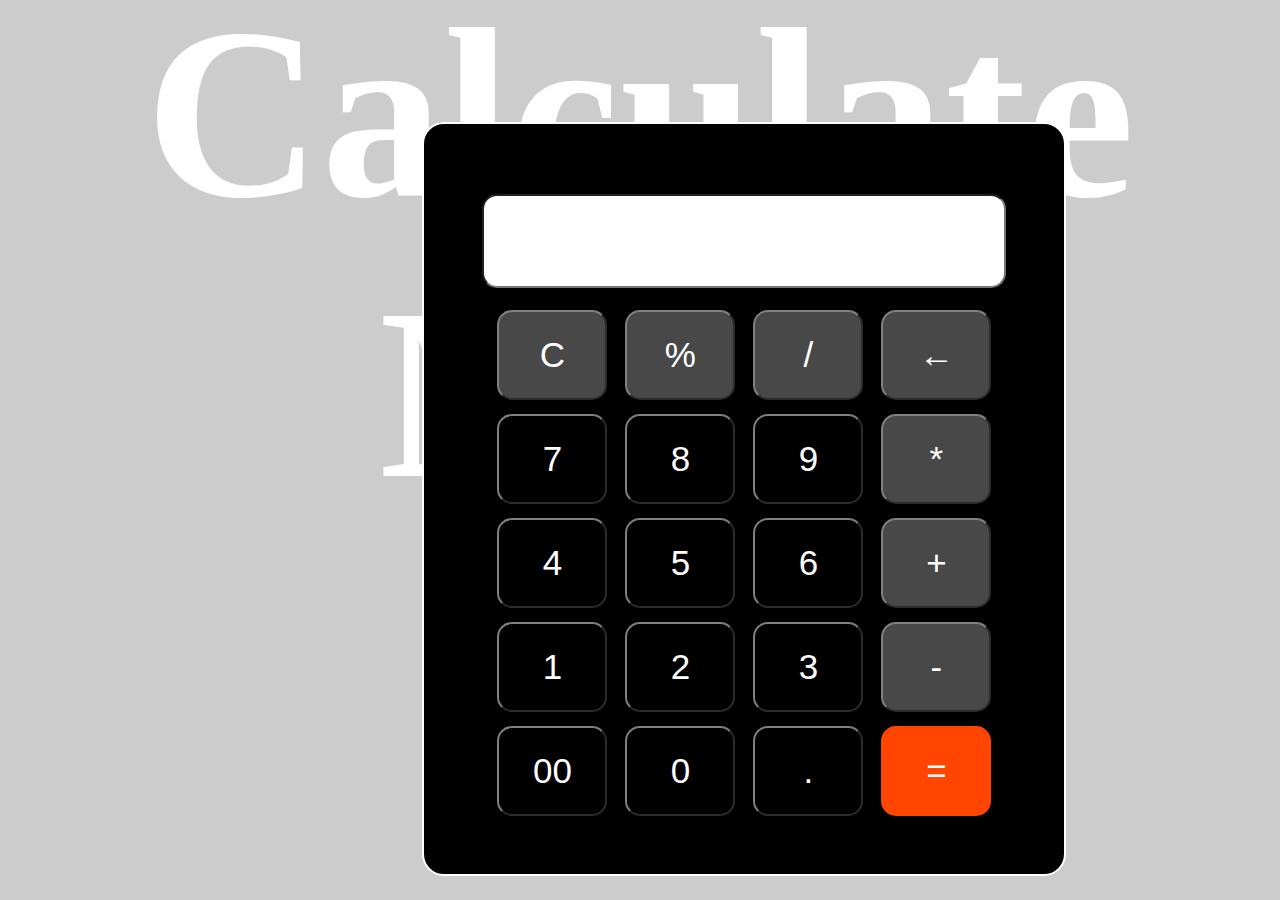
<file: Task 2/index.html>
<!DOCTYPE html>
<html lang="en">

<head>
    <meta charset="UTF-8">
    <meta name="viewport" content="width=device-width, initial-scale=1.0">
    <title>Calculator</title>
    <link rel="stylesheet" href="style.css">
</head>

<body>
    <div>
        <h1>Calculate Me...</h1>
    </div>

    <div class="main">

        <div>
            <input type="text">
        </div>

        <div class="row">
            <button type="button" onclick="clearDisplay()" class="diff-color">C</button>
            <button type="button" onclick="calculatePercentage()" class="diff-color">%</button>
            <button type="button" onclick="appendValue('/')" class="diff-color">/</button>
            <button type="button" class="diff-color" onclick="removeLastChar()">←</button>
            <!-- <button type="button" class="diff-color">⌫</button> -->
        </div>

        <div class="row">
            <button type="button" onclick="appendValue('7')">7</button>
            <button type="button" onclick="appendValue('8')">8</button>
            <button type="button" onclick="appendValue('9')">9</button>
            <button type="button" onclick="appendValue('*')" class="diff-color">*</button>
        </div>

        <div class="row">
            <button type="button" onclick="appendValue('4')">4</button>
            <button type="button" onclick="appendValue('5')">5</button>
            <button type="button" onclick="appendValue('6')">6</button>
            <button type="button" onclick="appendValue('+')" class="diff-color">+</button>
        </div>

        <div class="row">
            <button type="button" onclick="appendValue('1')">1</button>
            <button type="button" onclick="appendValue('2')">2</button>
            <button type="button" onclick="appendValue('3')">3</button>
            <button type="button" onclick="appendValue('-')" class="diff-color">-</button>
        </div>

        <div class="row">
            <button type="button" onclick="appendValue('00')">00</button>
            <button type="button" onclick="appendValue('0')">0</button>
            <button type="button" onclick="appendValue('.')">.</button>
            <button type="button" onclick="calculate()" id="equal">=</button>
        </div>

    </div>

    <script src="script.js"></script>

</body>

</html>
</file>
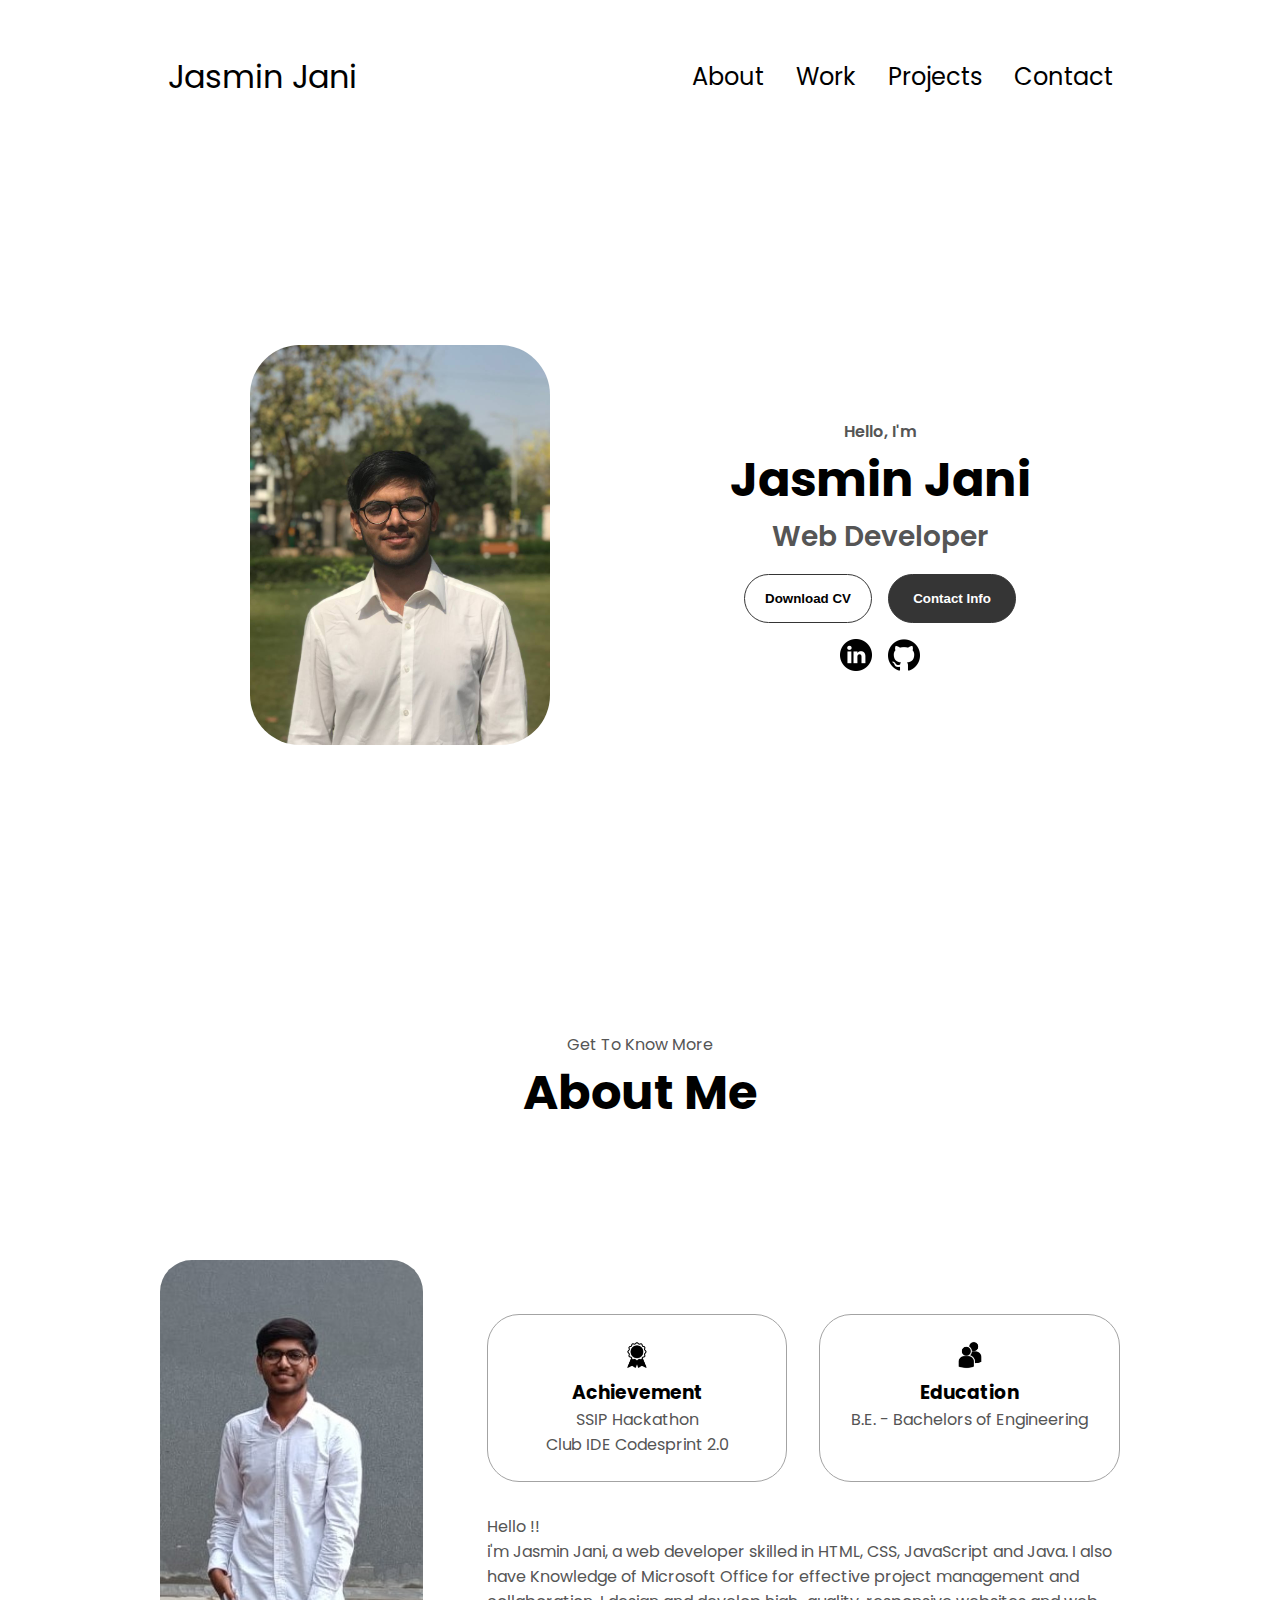
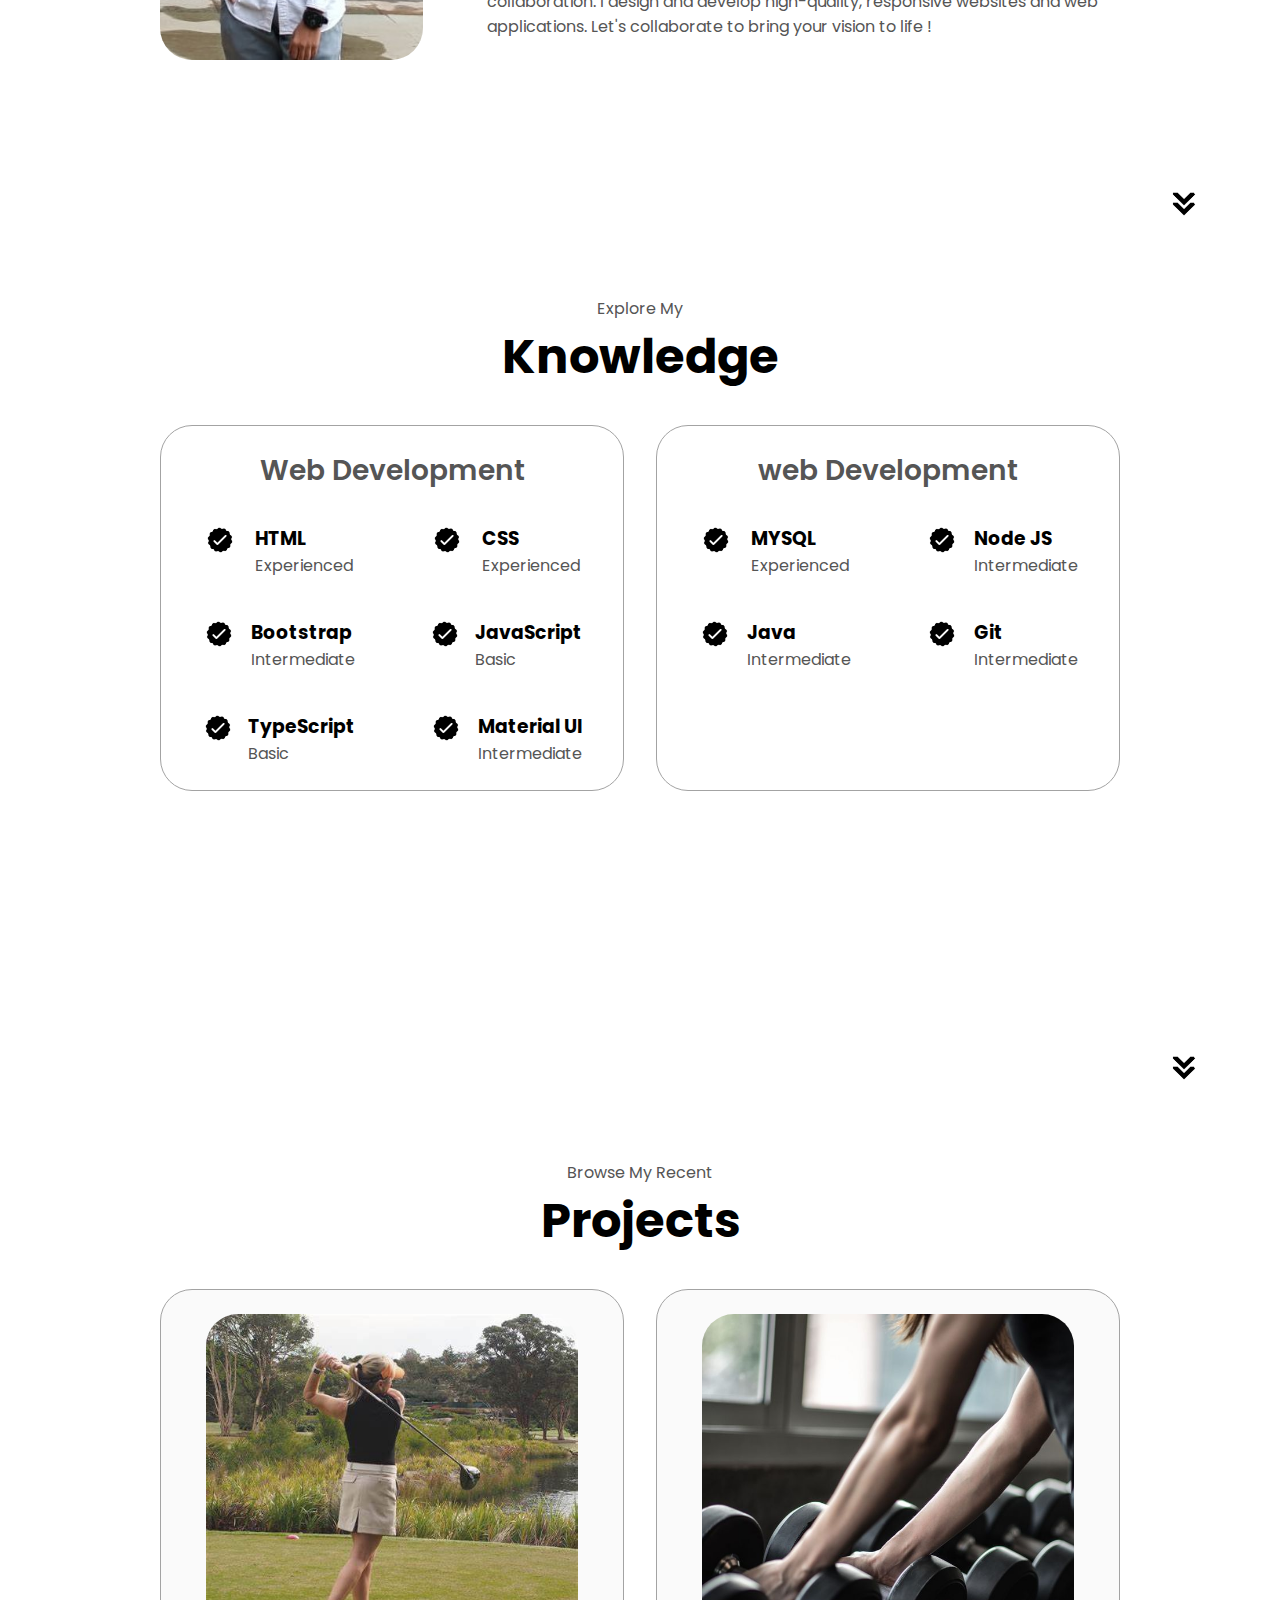
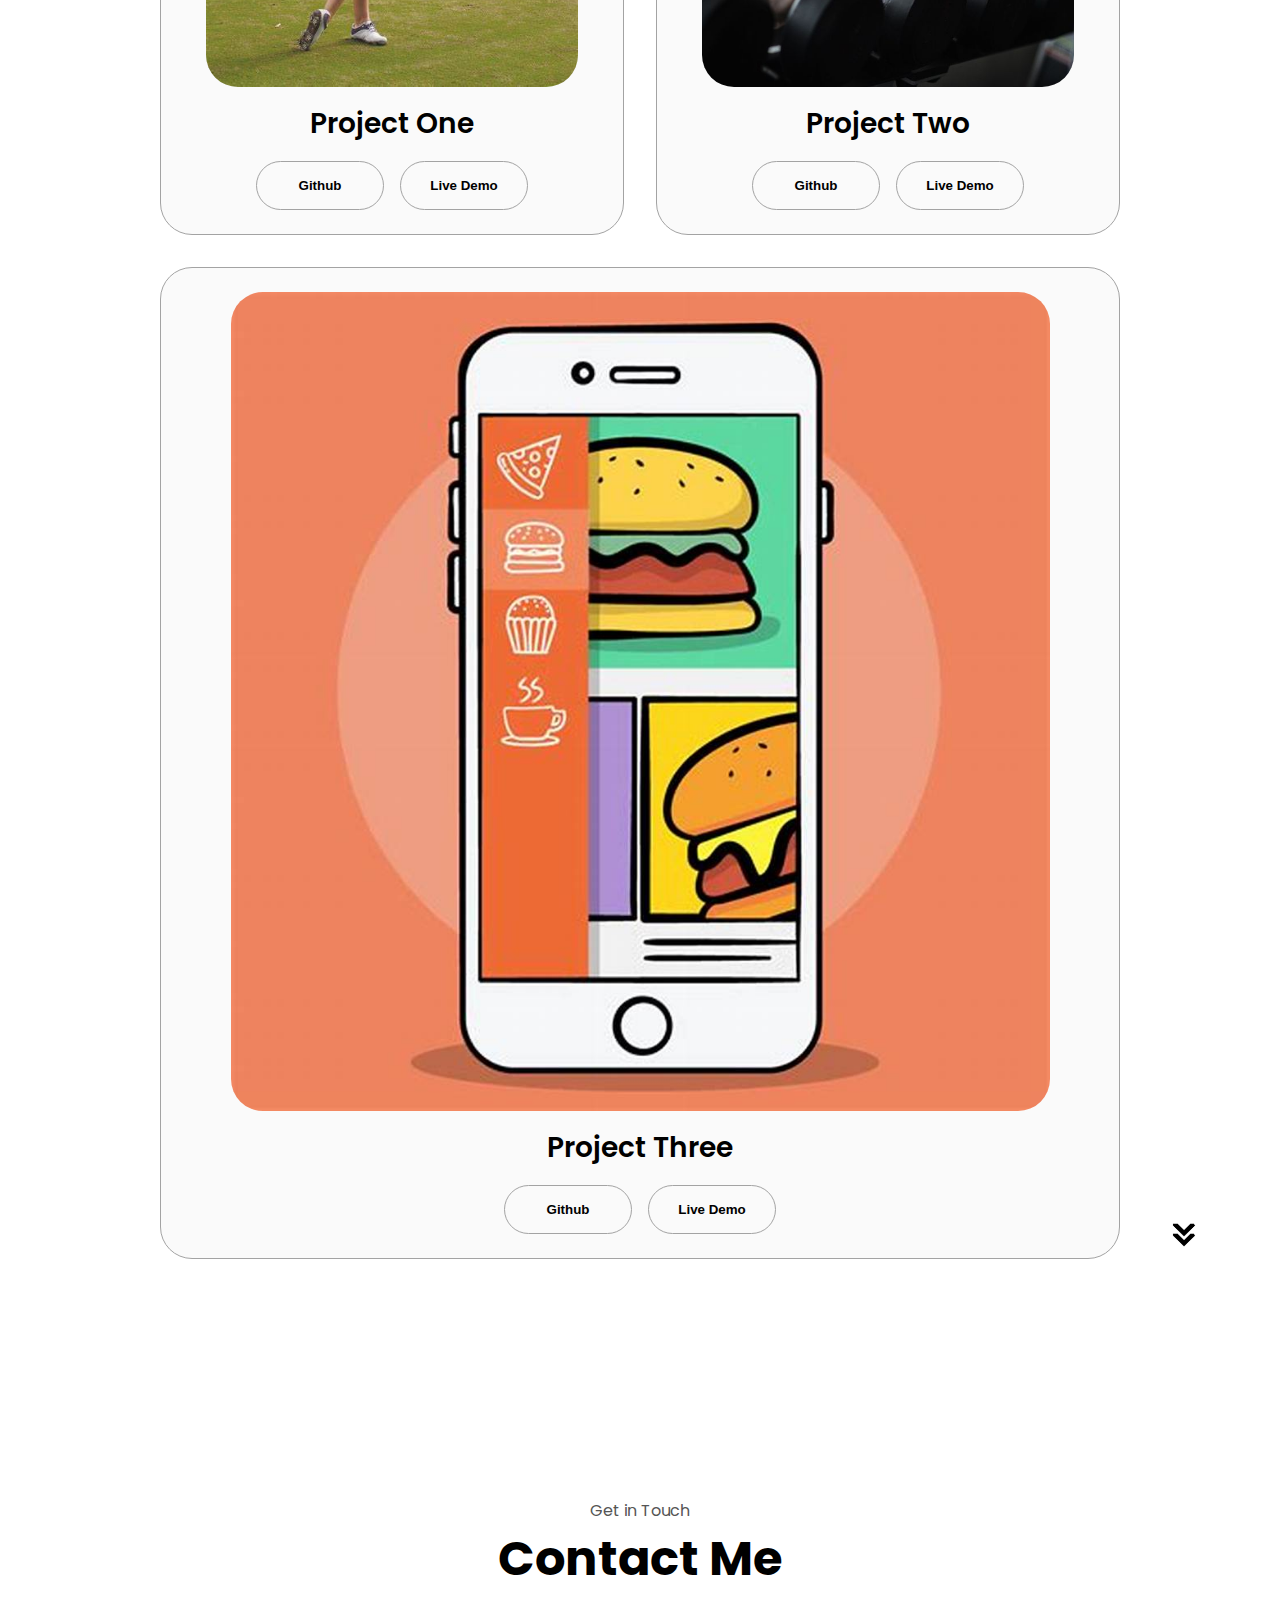
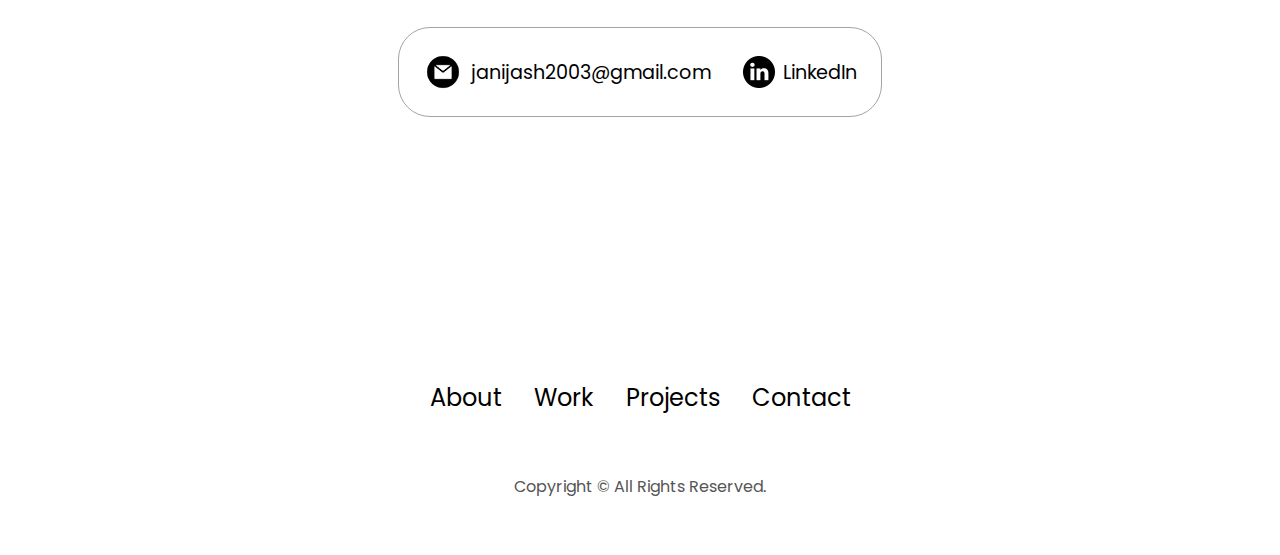
<file: Task 3/index.html>
<!DOCTYPE html>
<html lang="en">

<head>
  <meta charset="UTF-8" />
  <meta http-equiv="X-UA-Compatible" content="IE=edge" />
  <meta name="viewport" content="width=device-width, initial-scale=1.0" />
  <title>Jasmin Jani Portfolio</title>
  <link rel="stylesheet" href="style.css" />
  <link rel="stylesheet" href="mediaqueries.css" />
</head>

<body>
  <nav id="desktop-nav">
    <div class="logo">Jasmin Jani</div>
    <div>
      <ul class="nav-links">
        <li><a href="#about">About</a></li>
        <li><a href="#experience">Work</a></li>
        <li><a href="#projects">Projects</a></li>
        <li><a href="#contact">Contact</a></li>
      </ul>
    </div>
  </nav>
  <nav id="hamburger-nav">
    <div class="logo">Jasmin Jani</div>
    <div class="hamburger-menu">
      <div class="hamburger-icon" onclick="toggleMenu()">
        <span></span>
        <span></span>
        <span></span>
      </div>
      <div class="menu-links">
        <li><a href="#about" onclick="toggleMenu()">About</a></li>
        <li><a href="#experience" onclick="toggleMenu()">Work</a></li>
        <li><a href="#projects" onclick="toggleMenu()">Projects</a></li>
        <li><a href="#contact" onclick="toggleMenu()">Contact</a></li>
      </div>
    </div>
  </nav>
  <section id="profile">
    <div class="section__pic-container">
      <img src="./image/1 (6).jpeg" style="border-radius: 50px;" alt="Jasmin Jani profile picture" />
    </div>
    <div class="section__text">
      <p class="section__text__p1">Hello, I'm</p>
      <h1 class="title">Jasmin Jani</h1>
      <p class="section__text__p2">Web Developer</p>
      <div class="btn-container">
        <button class="btn btn-color-2" onclick="window.open('./image/Jasmin.pdf')">
          Download CV
        </button>
        <button class="btn btn-color-1" onclick="location.href='./#contact'">
          Contact Info
        </button>
      </div>
      <div id="socials-container">
        <img src="./image/linkedin.png" alt="My LinkedIn profile" class="icon"
          onclick="location.href='https://www.linkedin.com/in/jasmin-jani-580001224/'" />
        <img src="./image/github.png" alt="My Github profile" class="icon"
          onclick="location.href='https://github.com/'" />
      </div>
    </div>
  </section>
  <section id="about">
    <p class="section__text__p1">Get To Know More</p>
    <h1 class="title">About Me</h1>
    <div class="section-container">
      <div class="section__pic-container">
        <img src="./image/1 (8).jpeg" alt="Profile picture" class="about-pic" />
      </div>
      <div class="about-details-container">
        <div class="about-containers">
          <div class="details-container">
            <img src="./image/experience.png" alt="Experience icon" class="icon" />
            <h3>Achievement</h3>
            <p>SSIP Hackathon <br />Club IDE Codesprint 2.0</p>
          </div>
          <div class="details-container">
            <img src="./image/education.png" alt="Education icon" class="icon" />
            <h3>Education</h3>
            <p>B.E. - Bachelors of Engineering</p>
          </div>
        </div>
        <div class="text-container">
          <p>
            Hello !! <br> i'm Jasmin Jani, a web developer skilled in HTML, CSS, JavaScript and Java. I also have Knowledge of Microsoft Office for effective project management and collaboration. I design and develop high-quality, responsive websites and web applications. Let's collaborate to bring your vision to life !
        </div>
      </div>
    </div>
    <img src="./image/arrow.png" alt="Arrow icon" class="icon arrow" onclick="location.href='./#experience'" />
  </section>
  <section id="experience">
    <p class="section__text__p1">Explore My</p>
    <h1 class="title">Knowledge</h1>
    <div class="experience-details-container">
      <div class="about-containers">
        <div class="details-container">
          <h2 class="experience-sub-title">Web Development</h2>
          <div class="article-container">
            <article>
              <img src="./image/checkmark.png" alt="Experience icon" class="icon" />
              <div>
                <h3>HTML</h3>
                <p>Experienced</p>
              </div>
            </article>
            <article>
              <img src="./image/checkmark.png" alt="Experience icon" class="icon" />
              <div>
                <h3>CSS</h3>
                <p>Experienced</p>
              </div>
            </article>
            <article>
              <img src="./image/checkmark.png" alt="Experience icon" class="icon" />
              <div>
                <h3>Bootstrap</h3>
                <p>Intermediate</p>
              </div>
            </article>
            <article>
              <img src="./image/checkmark.png" alt="Experience icon" class="icon" />
              <div>
                <h3>JavaScript</h3>
                <p>Basic</p>
              </div>
            </article>
            <article>
              <img src="./image/checkmark.png" alt="Experience icon" class="icon" />
              <div>
                <h3>TypeScript</h3>
                <p>Basic</p>
              </div>
            </article>
            <article>
              <img src="./image/checkmark.png" alt="Experience icon" class="icon" />
              <div>
                <h3>Material UI</h3>
                <p>Intermediate</p>
              </div>
            </article>
          </div>
        </div>
        <div class="details-container">
          <h2 class="experience-sub-title">web Development</h2>
          <div class="article-container">
            <article>
              <img src="./image/checkmark.png" alt="Experience icon" class="icon" />
              <div>
                <h3>MYSQL</h3>
                <p>Experienced</p>
              </div>
            </article>
            <article>
              <img src="./image/checkmark.png" alt="Experience icon" class="icon" />
              <div>
                <h3>Node JS</h3>
                <p>Intermediate</p>
              </div>
            </article>
            <article>
              <img src="./image/checkmark.png" alt="Experience icon" class="icon" />
              <div>
                <h3>Java</h3>
                <p>Intermediate</p>
              </div>
            </article>
            <article>
              <img src="./image/checkmark.png" alt="Experience icon" class="icon" />
              <div>
                <h3>Git</h3>
                <p>Intermediate</p>
              </div>
            </article>
          </div>
        </div>
      </div>
    </div>
    <img src="./image/arrow.png" alt="Arrow icon" class="icon arrow" onclick="location.href='./#projects'" />
  </section>
  <section id="projects">
    <p class="section__text__p1">Browse My Recent</p>
    <h1 class="title">Projects</h1>
    <div class="experience-details-container">
      <div class="about-containers">
        <div class="details-container color-container">
          <div class="article-container">
            <img src="./image/project_1.png" alt="Project 1" class="project-img" />
          </div>
          <h2 class="experience-sub-title project-title">Project One</h2>
          <div class="btn-container">
            <button class="btn btn-color-2 project-btn" onclick="location.href='https://github.com/'">
              Github
            </button>
            <button class="btn btn-color-2 project-btn" onclick="location.href='https://github.com/'">
              Live Demo
            </button>
          </div>
        </div>
        <div class="details-container color-container">
          <div class="article-container">
            <img src="./image/project_2.png" alt="Project 2" class="project-img" />
          </div>
          <h2 class="experience-sub-title project-title">Project Two</h2>
          <div class="btn-container">
            <button class="btn btn-color-2 project-btn" onclick="location.href='https://github.com/'">
              Github
            </button>
            <button class="btn btn-color-2 project-btn" onclick="location.href='https://github.com/'">
              Live Demo
            </button>
          </div>
        </div>
        <div class="details-container color-container">
          <div class="article-container">
            <img src="./image/project_3.png" alt="Project 3" class="project-img" />
          </div>
          <h2 class="experience-sub-title project-title">Project Three</h2>
          <div class="btn-container">
            <button class="btn btn-color-2 project-btn" onclick="location.href='https://github.com/'">
              Github
            </button>
            <button class="btn btn-color-2 project-btn" onclick="location.href='https://github.com/'">
              Live Demo
            </button>
          </div>
        </div>
      </div>
    </div>
    <img src="./image/arrow.png" alt="Arrow icon" class="icon arrow" onclick="location.href='./#projects'" />
  </section>
  <section id="contact">
    <p class="section__text__p1">Get in Touch</p>
    <h1 class="title">Contact Me</h1>
    <div class="contact-info-upper-container">
      <div class="contact-info-container">
        <img src="./image/email.png" alt="Email icon" class="icon contact-icon email-icon" />
        <p><a href="mailto:examplemail@gmail.com">janijash2003@gmail.com</a></p>
      </div>
      <div class="contact-info-container">
        <img src="./image/linkedin.png" alt="LinkedIn icon" class="icon contact-icon" />
        <p><a href="https://www.linkedin.com/in/jasmin-jani-580001224/">LinkedIn</a></p>
      </div>
    </div>
  </section>
  <footer>
    <nav>
      <div class="nav-links-container">
        <ul class="nav-links">
          <li><a href="#about">About</a></li>
          <li><a href="#experience">Work</a></li>
          <li><a href="#projects">Projects</a></li>
          <li><a href="#contact">Contact</a></li>
        </ul>
      </div>
    </nav>
    <p>Copyright &#169; All Rights Reserved.</p>
  </footer>
  <script src="script.js"></script>
</body>

</html>
</file>
<file: Task 2/style.css>
* {
    margin: 0;
    padding: 0;
}

body {
    height: 100%;
    width: 100%;
    align-items: center;
    justify-content: center;
    /* background-color: rgb(86, 114, 103); */
    background-color: rgba(0, 0, 0, 0.20);
}

h1 {
    font-size: 1525%;
    justify-content: center;
    text-align: center;
    margin-top: -2%;
    /* background-color: #fff; */
    /* color: #000000c8; */
    border-color: rgba(0, 0, 139, 0.574);
    color: #fff;

}

.main {
    height: 750px;
    width: 640px;
    /* height: 543px;
    width: 400px; */
    border: 2px solid #fff;
    border-radius: 22px;

    background-color:#000;
    position: absolute;
    top: 13.5%;
    left: 33%;
    justify-content: center;
    align-items: center;
    text-align: center;
    z-index: 2;
}

input {
    width: 520px;
    height: 90px;
    border-radius: 15px;
    margin: 15px;
    margin-top: 70px;
    /* margin-bottom: 13px; */
    font-size: 35px;
    /* padding: auto; */
}

button {
    height: 90px;
    width: 110px;
    font-size: 35px;
    background-color: #000;
    color: #fff;
    border-radius: 15px;
    margin: 7px;
    z-index: 5;
    border-color: grey;
}

#equal {
    background-color: orangered;
    border-color: transparent;
}

.diff-color {
    background-color: rgba(128, 128, 128, 0.559);
}

button:active {
    scale: 0.85;
}
</file>
<file: Task 3/style.css>
/* GENERAL */

@import url("https://fonts.googleapis.com/css2?family=Poppins:wght@300;400;500;600&display=swap");

* {
  margin: 0;
  padding: 0;
}

body {
  font-family: "Poppins", sans-serif;
}

html {
  scroll-behavior: smooth;
}

p {
  color: rgb(85, 85, 85);
}

/* TRANSITION */

a,
.btn {
  transition: all 300ms ease;
}

/* DESKTOP NAV */

nav,
.nav-links {
  display: flex;
}

nav {
  justify-content: space-around;
  align-items: center;
  height: 17vh;
}

.nav-links {
  gap: 2rem;
  list-style: none;
  font-size: 1.5rem;
}

a {
  color: black;
  text-decoration: none;
  text-decoration-color: white;
}

a:hover {
  color: grey;
  text-decoration: underline;
  text-underline-offset: 1rem;
  text-decoration-color: rgb(181, 181, 181);
}

.logo {
  font-size: 2rem;
}

.logo:hover {
  cursor: default;
}

/* HAMBURGER MENU */

#hamburger-nav {
  display: none;
}

.hamburger-menu {
  position: relative;
  display: inline-block;
}

.hamburger-icon {
  display: flex;
  flex-direction: column;
  justify-content: space-between;
  height: 24px;
  width: 30px;
  cursor: pointer;
}

.hamburger-icon span {
  width: 100%;
  height: 2px;
  background-color: black;
  transition: all 0.3 ease-in-out;
}

.menu-links {
  position: absolute;
  top: 100%;
  right: 0;
  background-color: white;
  width: fit-content;
  max-height: 0;
  overflow: hidden;
  transition: all 0.3 ease-in-out;
}

.menu-links a {
  display: block;
  padding: 10px;
  text-align: center;
  font-size: 1.5rem;
  color: black;
  text-decoration: none;
  transition: all 0.3 ease-in-out;
}

.menu-links li {
  list-style: none;
}

.menu-links.open {
  max-height: 300px;
}

.hamburger-icon.open span:first-child {
  transform: rotate(45deg) translate(10px, 5px);
}

.hamburger-icon.open span:nth-child(2) {
  opacity: 0;
}

.hamburger-icon.open span:last-child {
  transform: rotate(-45deg) translate(10px, -5px);
}

.hamburger-icon span:first-child {
  transform: none;
}

.hamburger-icon span:first-child {
  opacity: 1;
}

.hamburger-icon span:first-child {
  transform: none;
}

/* SECTIONS */

section {
  padding-top: 4vh;
  height: 96vh;
  margin: 0 10rem;
  box-sizing: border-box;
  min-height: fit-content;
}

.section-container {
  display: flex;
}

/* PROFILE SECTION */

#profile {
  display: flex;
  justify-content: center;
  gap: 5rem;
  height: 80vh;
}

.section__pic-container {
  display: flex;
  height: 400px;
  width: 400px;
  margin: auto 0;
}

.section__text {
  align-self: center;
  text-align: center;
}

.section__text p {
  font-weight: 600;
}

.section__text__p1 {
  text-align: center;
}

.section__text__p2 {
  font-size: 1.75rem;
  margin-bottom: 1rem;
}

.title {
  font-size: 3rem;
  text-align: center;
}

#socials-container {
  display: flex;
  justify-content: center;
  margin-top: 1rem;
  gap: 1rem;
}

/* ICONS */

.icon {
  cursor: pointer;
  height: 2rem;
}

/* BUTTONS */

.btn-container {
  display: flex;
  justify-content: center;
  gap: 1rem;
}

.btn {
  font-weight: 600;
  transition: all 300ms ease;
  padding: 1rem;
  width: 8rem;
  border-radius: 2rem;
}

.btn-color-1,
.btn-color-2 {
  border: rgb(53, 53, 53) 0.1rem solid;
}

.btn-color-1:hover,
.btn-color-2:hover {
  cursor: pointer;
}

.btn-color-1,
.btn-color-2:hover {
  background: rgb(53, 53, 53);
  color: white;
}

.btn-color-1:hover {
  background: rgb(0, 0, 0);
}

.btn-color-2 {
  background: none;
}

.btn-color-2:hover {
  border: rgb(255, 255, 255) 0.1rem solid;
}

.btn-container {
  gap: 1rem;
}

/* ABOUT SECTION */

#about {
  position: relative;
}

.about-containers {
  gap: 2rem;
  margin-bottom: 2rem;
  margin-top: 2rem;
}

.about-details-container {
  justify-content: center;
  flex-direction: column;
}

.about-containers,
.about-details-container {
  display: flex;
}

.about-pic {
  border-radius: 2rem;
}

.arrow {
  position: absolute;
  right: -5rem;
  bottom: 2.5rem;
}

.details-container {
  padding: 1.5rem;
  flex: 1;
  background: white;
  border-radius: 2rem;
  border: rgb(53, 53, 53) 0.1rem solid;
  border-color: rgb(163, 163, 163);
  text-align: center;
}

.section-container {
  gap: 4rem;
  height: 80%;
}

.section__pic-container {
  height: 400px;
  width: 400px;
  margin: auto 0;
}

/* EXPERIENCE SECTION */

#experience {
  position: relative;
}

.experience-sub-title {
  color: rgb(85, 85, 85);
  font-weight: 600;
  font-size: 1.75rem;
  margin-bottom: 2rem;
}

.experience-details-container {
  display: flex;
  justify-content: center;
  flex-direction: column;
}

.article-container {
  display: flex;
  text-align: initial;
  flex-wrap: wrap;
  flex-direction: row;
  gap: 2.5rem;
  justify-content: space-around;
}

article {
  display: flex;
  width: 10rem;
  justify-content: space-around;
  gap: 0.5rem;
}

article .icon {
  cursor: default;
}

/* PROJECTS SECTION */

#projects {
  position: relative;
}

.color-container {
  border-color: rgb(163, 163, 163);
  background: rgb(250, 250, 250);
}

.project-img {
  border-radius: 2rem;
  width: 90%;
  height: 90%;
}

.project-title {
  margin: 1rem;
  color: black;
}

.project-btn {
  color: black;
  border-color: rgb(163, 163, 163);
}

/* CONTACT */

#contact {
  display: flex;
  justify-content: center;
  flex-direction: column;
  height: 70vh;
}

.contact-info-upper-container {
  display: flex;
  justify-content: center;
  border-radius: 2rem;
  border: rgb(53, 53, 53) 0.1rem solid;
  border-color: rgb(163, 163, 163);
  background: (250, 250, 250);
  margin: 2rem auto;
  padding: 0.5rem;
}

.contact-info-container {
  display: flex;
  align-items: center;
  justify-content: center;
  gap: 0.5rem;
  margin: 1rem;
}

.contact-info-container p {
  font-size: larger;
}

.contact-icon {
  cursor: default;
}

.email-icon {
  height: 2.5rem;
}

/* FOOTER SECTION */

footer {
  height: 26vh;
  margin: 0 1rem;
}

footer p {
  text-align: center;
}
</file>
<file: Task 3/mediaqueries.css>
@media screen and (max-width: 1400px) {
    #profile {
      height: 83vh;
      margin-bottom: 6rem;
    }
    .about-containers {
      flex-wrap: wrap;
    }
  }
  
  @media screen and (max-width: 1200px) {
    #desktop-nav {
      display: none;
    }
    #hamburger-nav {
      display: flex;
    }
    #experience,
    .experience-details-container {
      margin-top: 2rem;
    }
    #profile,
    .section-container {
      display: block;
    }
    .arrow {
      display: none;
    }
    section,
    .section-container {
      height: fit-content;
    }
    section {
      margin: 0 5%;
    }
    .section__pic-container {
      width: 275px;
      height: 275px;
      margin: 0 auto 2rem;
    }
    .about-containers {
      margin-top: 0;
    }
  }
  
  @media screen and (max-width: 600px) {
    #contact,
    footer {
      height: 40vh;
    }
    #profile {
      height: 83vh;
      margin-bottom: 0;
    }
    article {
      font-size: 1rem;
    }
    footer nav {
      height: fit-content;
      margin-bottom: 2rem;
    }
    .about-containers,
    .contact-info-upper-container,
    .btn-container {
      flex-wrap: wrap;
    }
    .contact-info-container {
      margin: 0;
    }
    .contact-info-container p,
    .nav-links li a {
      font-size: 1rem;
    }
    .experience-sub-title {
      font-size: 1.25rem;
    }
    .logo {
      font-size: 1.5rem;
    }
    .nav-links {
      flex-direction: column;
      gap: 0.5rem;
      text-align: center;
    }
    .section__pic-container {
      width: auto;
      height: 46vw;
      justify-content: center;
    }
    .section__text__p2 {
      font-size: 1.25rem;
    }
    .title {
      font-size: 2rem;
    }
    .text-container {
      text-align: justify;
    }
  }
</file>
